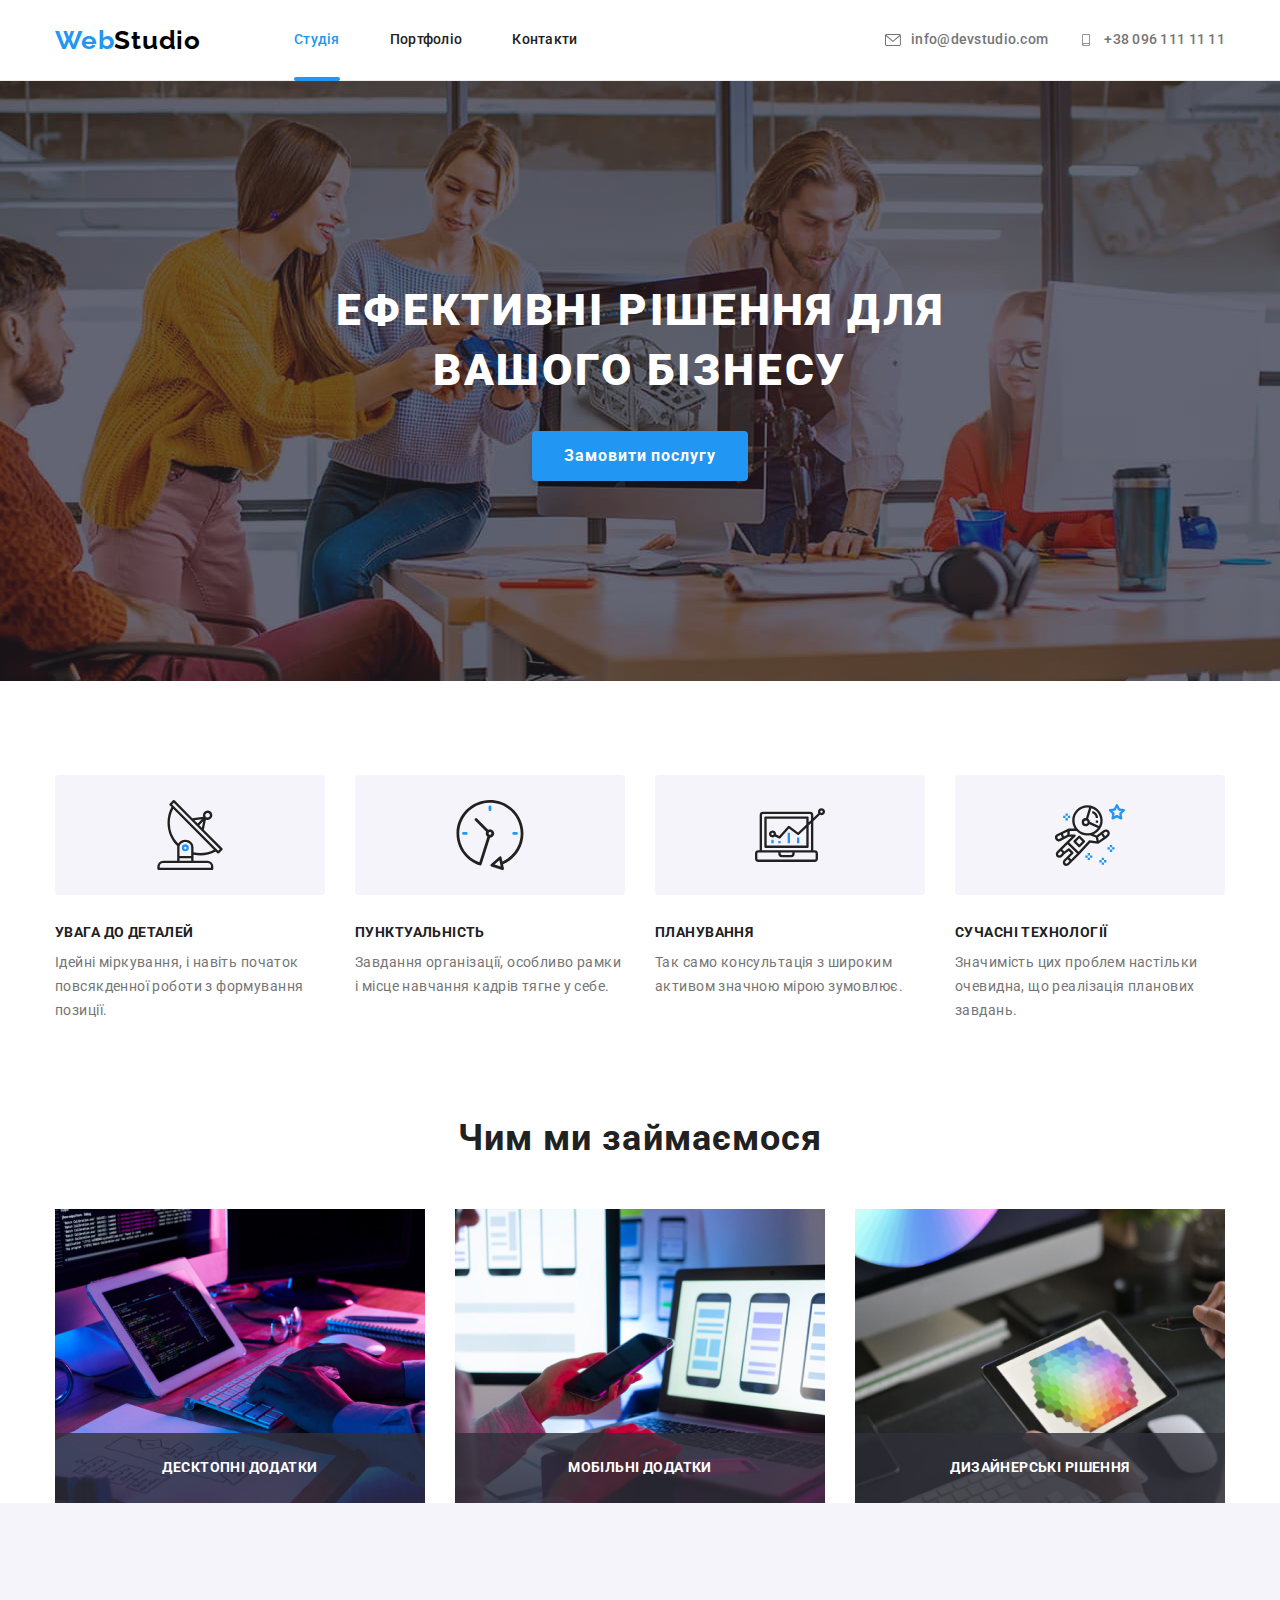
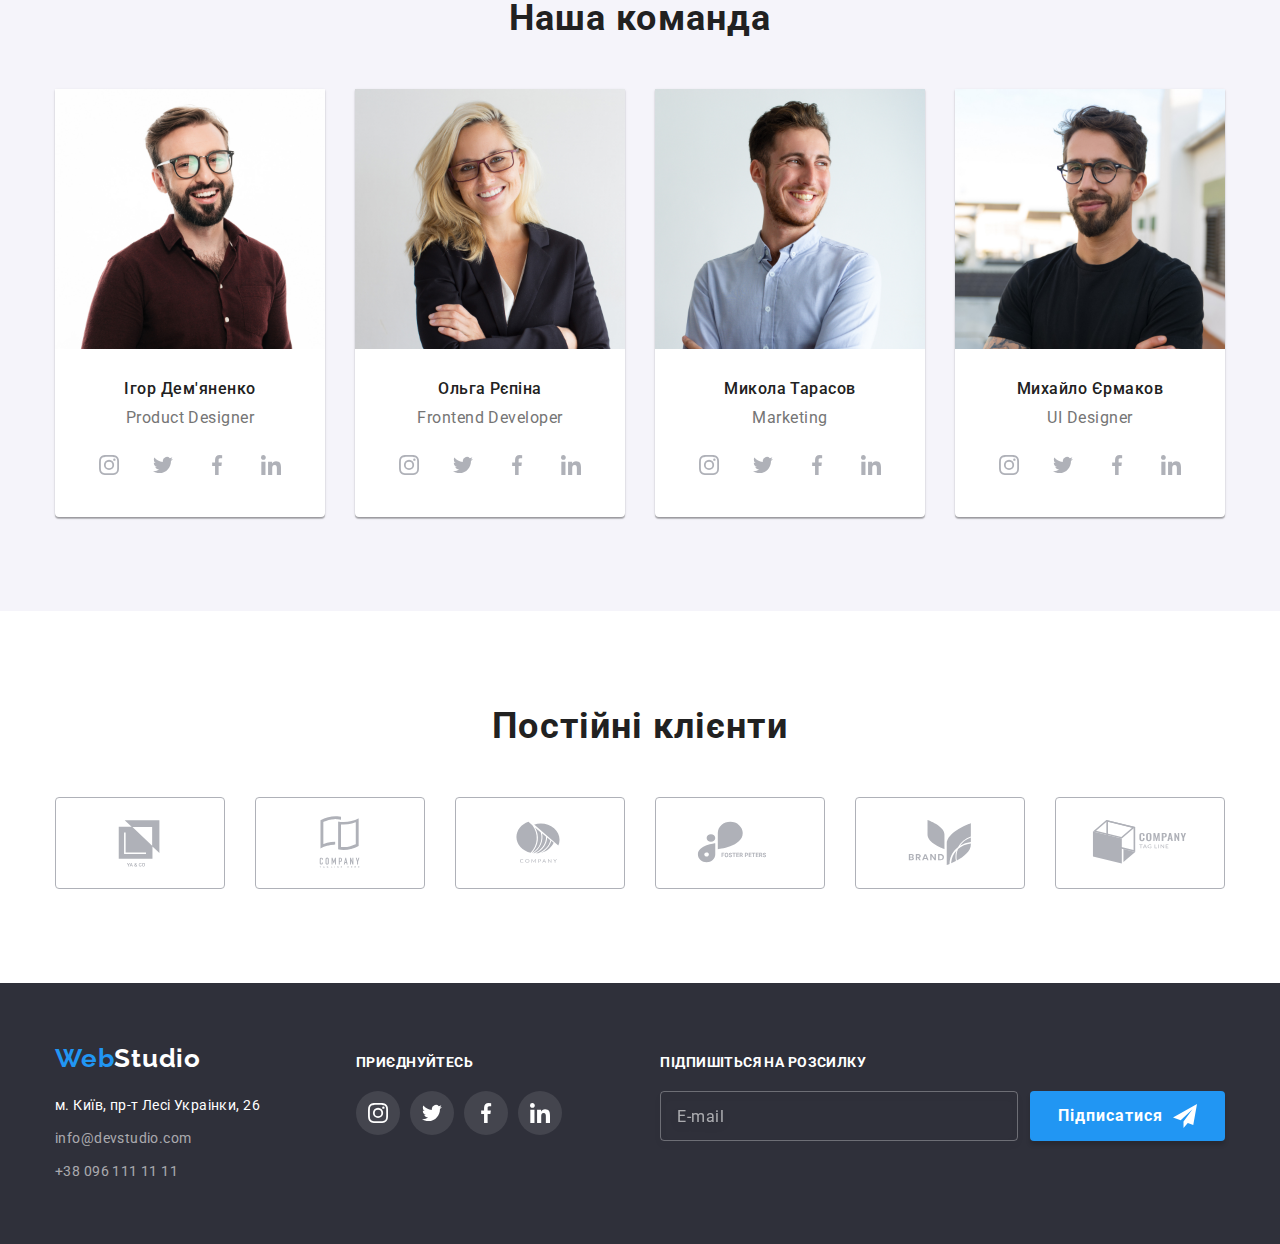
<file: index.html>
<!DOCTYPE html>
<html lang="uk">
  <head>
    <meta charset="UTF-8" />
    <meta http-equiv="X-UA-Compatible" content="IE=edge" />
    <meta name="viewport" content="width=device-width, initial-scale=1.0" />
    <link rel="preconnect" href="https://fonts.googleapis.com" />
    <link rel="preconnect" href="https://fonts.gstatic.com" crossorigin />
    <link
      href="https://fonts.googleapis.com/css2?family=Raleway:wght@700&family=Roboto:wght@400;500;700;900&display=swap"
      rel="stylesheet"
    />
    <link rel="stylesheet" href="./css/main.min.css" />
    <title>Студія</title>
  </head>
  <body>
    <header class="page-header">
      <div class="container page-header__container">
        <nav class="site-nav">
          <a href="./index.html" class="logo page-header__logo"
            ><span class="logo__hightlight">Web</span>Studio</a
          >

          <ul class="site-nav__list">
            <li class="site-nav__item">
              <a
                href="./index.html"
                class="site-nav__link site-nav__link--current"
                >Студія</a
              >
            </li>
            <li class="site-nav__item">
              <a href="./portfolio.html" class="site-nav__link">Портфоліо</a>
            </li>
            <li class="site-nav__item">
              <a href="" class="site-nav__link">Контакти</a>
            </li>
          </ul>
        </nav>

        <ul class="contact-list">
          <li class="contact-list__item">
            <a href="mailto:info@devstudio.com" class="contact-list__link">
              <svg class="contact-list__icon" width="16" height="12">
                <use href="./images/icons.svg#envelope"></use>
              </svg>
              info@devstudio.com</a
            >
          </li>
          <li class="contact-list__item">
            <a href="tel:+380961111111" class="contact-list__link">
              <svg class="contact-list__icon" width="16" height="12">
                <use href="./images/icons.svg#smartphone"></use>
              </svg>
              +38 096 111 11 11</a
            >
          </li>
        </ul>
      </div>
    </header>

    <main>
      <section class="hero">
        <div class="container">
          <h1 class="hero__title">
            Ефективні рішення для <br />
            вашого бізнесу
          </h1>
          <button class="btn hero__button" data-modal-open type="button">
            Замовити послугу
          </button>
        </div>
      </section>

      <section class="section">
        <div class="container">
          <!-- Сховається при роботі з CSS -->
          <h2 class="visually-hidden">Переваги</h2>

          <ul class="benefits-list">
            <li class="benefits-list__item">
              <div class="benefits-list__icon">
                <svg width="70" height="70">
                  <use href="./images/icons.svg#antenna"></use>
                </svg>
              </div>
              <h3 class="benefits-list__title">Увага до деталей</h3>
              <p class="benefits-list__description">
                Ідейні міркування, і навіть початок повсякденної роботи з
                формування позиції.
              </p>
            </li>
            <li class="benefits-list__item">
              <div class="benefits-list__icon">
                <svg width="70" height="70">
                  <use href="./images/icons.svg#clock"></use>
                </svg>
              </div>
              <h3 class="benefits-list__title">Пунктуальність</h3>
              <p class="benefits-list__description">
                Завдання організації, особливо рамки і місце навчання кадрів
                тягне у себе.
              </p>
            </li>
            <li class="benefits-list__item">
              <div class="benefits-list__icon">
                <svg width="70" height="70">
                  <use href="./images/icons.svg#diagram"></use>
                </svg>
              </div>
              <h3 class="benefits-list__title">Планування</h3>
              <p class="benefits-list__description">
                Так само консультація з широким активом значною мірою зумовлює.
              </p>
            </li>
            <li class="benefits-list__item">
              <div class="benefits-list__icon">
                <svg width="70" height="70">
                  <use href="./images/icons.svg#astronaut"></use>
                </svg>
              </div>
              <h3 class="benefits-list__title">Сучасні технології</h3>
              <p class="benefits-list__description">
                Значимість цих проблем настільки очевидна, що реалізація
                планових завдань.
              </p>
            </li>
          </ul>
        </div>
      </section>

      <section class="section section--no-top-padding">
        <div class="container">
          <h2 class="section__title">Чим ми займаємося</h2>
          <ul class="work-list">
            <li class="work-list__item">
              <img
                src="./images/box-1.jpg"
                alt="створення сайту"
                width="370"
                class="work-list__img"
              />
              <h3 class="work-list__title">Десктопні додатки</h3>
            </li>
            <li class="work-list__item">
              <img
                src="./images/box-2.jpg"
                alt="адаптація сайту"
                width="370"
                class="work-list__img"
              />
              <h3 class="work-list__title">Мобільні додатки</h3>
            </li>
            <li class="work-list__item">
              <img
                src="./images/box-3.jpg"
                alt="створення дизайну"
                width="370"
                class="work-list__img"
              />
              <h3 class="work-list__title">Дизайнерські рішення</h3>
            </li>
          </ul>
        </div>
      </section>

      <section class="section section--worker">
        <div class="container">
          <h2 class="section__title">Наша команда</h2>

          <ul class="worker-list">
            <li class="worker-list__item">
              <img
                src="./images/employee-1.jpg"
                alt="Ігор Дем'яненко"
                width="270"
                class="worker-list__img"
              />
              <div class="team-list__description">
                <h3 class="team-list__name">Ігор Дем'яненко</h3>
                <p class="team-list__profession">Product Designer</p>
                <ul class="icons-list">
                  <li class="icons-list__item">
                    <a
                      class="icons-list__link icons-list__link--primary"
                      href=""
                      aria-label="Instagram"
                    >
                      <span class="visually-hidden">Instagram</span>
                      <svg class="icons-list__icon" width="20" height="20">
                        <use href="./images/icons.svg#instagram"></use>
                      </svg>
                    </a>
                  </li>
                  <li class="icons-list__item">
                    <a
                      class="icons-list__link icons-list__link--primary"
                      href=""
                      aria-label="Twitter"
                    >
                      <span class="visually-hidden">Twitter</span>
                      <svg class="icons-list__icon" width="20" height="20">
                        <use href="./images/icons.svg#twitter"></use>
                      </svg>
                    </a>
                  </li>
                  <li class="icons-list__item">
                    <a
                      class="icons-list__link icons-list__link--primary"
                      href=""
                      aria-label="Facebook"
                    >
                      <span class="visually-hidden">Facebook</span>
                      <svg class="icons-list__icon" width="20" height="20">
                        <use href="./images/icons.svg#facebook"></use>
                      </svg>
                    </a>
                  </li>
                  <li class="icons-list__item">
                    <a
                      class="icons-list__link icons-list__link--primary"
                      href=""
                      aria-label="Linkedin"
                    >
                      <span class="visually-hidden">Linkedin</span>
                      <svg class="icons-list__icon" width="20" height="20">
                        <use href="./images/icons.svg#linkedin"></use>
                      </svg>
                    </a>
                  </li>
                </ul>
              </div>
            </li>

            <li class="worker-list__item">
              <img
                src="./images/employee-2.jpg"
                alt="Ольга Рєпіна"
                width="270"
                class="worker-list__img"
              />
              <div class="team-list__description">
                <h3 class="team-list__name">Ольга Рєпіна</h3>
                <p class="team-list__profession">Frontend Developer</p>
                <ul class="icons-list">
                  <li class="icons-list__item">
                    <a
                      class="icons-list__link icons-list__link--primary"
                      href=""
                      aria-label="Instagram"
                    >
                      <span class="visually-hidden">Instagram</span>
                      <svg class="icons-list__icon" width="20" height="20">
                        <use href="./images/icons.svg#instagram"></use>
                      </svg>
                    </a>
                  </li>
                  <li class="icons-list__item">
                    <a
                      class="icons-list__link icons-list__link--primary"
                      href=""
                      aria-label="Twitter"
                    >
                      <span class="visually-hidden">Twitter</span>
                      <svg class="icons-list__icon" width="20" height="20">
                        <use href="./images/icons.svg#twitter"></use>
                      </svg>
                    </a>
                  </li>
                  <li class="icons-list__item">
                    <a
                      class="icons-list__link icons-list__link--primary"
                      href=""
                      aria-label="Facebook"
                    >
                      <span class="visually-hidden">Facebook</span>
                      <svg class="icons-list__icon" width="20" height="20">
                        <use href="./images/icons.svg#facebook"></use>
                      </svg>
                    </a>
                  </li>
                  <li class="icons-list__item">
                    <a
                      class="icons-list__link icons-list__link--primary"
                      href=""
                      aria-label="Linkedin"
                    >
                      <span class="visually-hidden">Linkedin</span>
                      <svg class="icons-list__icon" width="20" height="20">
                        <use href="./images/icons.svg#linkedin"></use>
                      </svg>
                    </a>
                  </li>
                </ul>
              </div>
            </li>

            <li class="worker-list__item">
              <img
                src="./images/employee-3.jpg"
                alt="Микола Тарасов"
                width="270"
                class="worker-list__img"
              />
              <div class="team-list__description">
                <h3 class="team-list__name">Микола Тарасов</h3>
                <p class="team-list__profession">Marketing</p>
                <ul class="icons-list">
                  <li class="icons-list__item">
                    <a
                      class="icons-list__link icons-list__link--primary"
                      href=""
                      aria-label="Instagram"
                    >
                      <span class="visually-hidden">Instagram</span>
                      <svg class="icons-list__icon" width="20" height="20">
                        <use href="./images/icons.svg#instagram"></use>
                      </svg>
                    </a>
                  </li>
                  <li class="icons-list__item">
                    <a
                      class="icons-list__link icons-list__link--primary"
                      href=""
                      aria-label="Twitter"
                    >
                      <span class="visually-hidden">Twitter</span>
                      <svg class="icons-list__icon" width="20" height="20">
                        <use href="./images/icons.svg#twitter"></use>
                      </svg>
                    </a>
                  </li>
                  <li class="icons-list__item">
                    <a
                      class="icons-list__link icons-list__link--primary"
                      href=""
                      aria-label="Facebook"
                    >
                      <span class="visually-hidden">Facebook</span>
                      <svg class="icons-list__icon" width="20" height="20">
                        <use href="./images/icons.svg#facebook"></use>
                      </svg>
                    </a>
                  </li>
                  <li class="icons-list__item">
                    <a
                      class="icons-list__link icons-list__link--primary"
                      href=""
                      aria-label="Linkedin"
                    >
                      <span class="visually-hidden">Linkedin</span>
                      <svg class="icons-list__icon" width="20" height="20">
                        <use href="./images/icons.svg#linkedin"></use>
                      </svg>
                    </a>
                  </li>
                </ul>
              </div>
            </li>

            <li class="worker-list__item">
              <img
                src="./images/employee-4.jpg"
                alt="Михайло Єрмаков"
                width="270"
                class="worker-list__img"
              />
              <div class="team-list__description">
                <h3 class="team-list__name">Михайло Єрмаков</h3>
                <p class="team-list__profession">UI Designer</p>
                <ul class="icons-list">
                  <li class="icons-list__item">
                    <a
                      class="icons-list__link icons-list__link--primary"
                      href=""
                      aria-label="Instagram"
                    >
                      <span class="visually-hidden">Instagram</span>
                      <svg class="icons-list__icon" width="20" height="20">
                        <use href="./images/icons.svg#instagram"></use>
                      </svg>
                    </a>
                  </li>
                  <li class="icons-list__item">
                    <a
                      class="icons-list__link icons-list__link--primary"
                      href=""
                      aria-label="Twitter"
                    >
                      <span class="visually-hidden">Twitter</span>
                      <svg class="icons-list__icon" width="20" height="20">
                        <use href="./images/icons.svg#twitter"></use>
                      </svg>
                    </a>
                  </li>
                  <li class="icons-list__item">
                    <a
                      class="icons-list__link icons-list__link--primary"
                      href=""
                      aria-label="Facebook"
                    >
                      <span class="visually-hidden">Facebook</span>
                      <svg class="icons-list__icon" width="20" height="20">
                        <use href="./images/icons.svg#facebook"></use>
                      </svg>
                    </a>
                  </li>
                  <li class="icons-list__item">
                    <a
                      class="icons-list__link icons-list__link--primary"
                      href=""
                      aria-label="Linkedin"
                    >
                      <span class="visually-hidden">Linkedin</span>
                      <svg class="icons-list__icon" width="20" height="20">
                        <use href="./images/icons.svg#linkedin"></use>
                      </svg>
                    </a>
                  </li>
                </ul>
              </div>
            </li>
          </ul>
        </div>
      </section>

      <section class="section">
        <div class="container">
          <h2 class="section__title">Постійні клієнти</h2>

          <ul class="clients-list">
            <li>
              <a class="clients-list__link" href="" aria-label="YA & GO">
                <span class="visually-hidden">YA & GO</span>
                <svg class="clients-list__icon" width="106" height="60">
                  <use href="./images/icons.svg#client-1"></use>
                </svg>
              </a>
            </li>
            <li>
              <a
                class="clients-list__link"
                href=""
                aria-label="Company Tagline Here"
              >
                <span class="visually-hidden">Company Tagline Here</span>
                <svg class="clients-list__icon" width="106" height="60">
                  <use href="./images/icons.svg#client-2"></use>
                </svg>
              </a>
            </li>
            <li>
              <a class="clients-list__link" href="" aria-label="Company">
                <span class="visually-hidden">Company</span>
                <svg class="clients-list__icon" width="106" height="60">
                  <use href="./images/icons.svg#client-3"></use>
                </svg>
              </a>
            </li>
            <li>
              <a class="clients-list__link" href="" aria-label="Foster Peters">
                <span class="visually-hidden">Foster Peters</span>
                <svg class="clients-list__icon" width="106" height="60">
                  <use href="./images/icons.svg#client-4"></use>
                </svg>
              </a>
            </li>
            <li>
              <a class="clients-list__link" href="" aria-label="Brand">
                <span class="visually-hidden">Brand</span>
                <svg class="clients-list__icon" width="106" height="60">
                  <use href="./images/icons.svg#client-5"></use>
                </svg>
              </a>
            </li>
            <li>
              <a
                class="clients-list__link"
                href=""
                aria-label="Company Tag Line"
              >
                <span class="visually-hidden">Company Tag Line</span>
                <svg class="clients-list__icon" width="106" height="60">
                  <use href="./images/icons.svg#client-6"></use>
                </svg>
              </a>
            </li>
          </ul>
        </div>
      </section>
    </main>

    <footer class="page-footer">
      <div class="container page-footer__container">
        <div class="page-footer__address">
          <a href="./index.html" class="logo page-footer__logo"
            ><span class="logo__hightlight">Web</span>Studio</a
          >
          <address>
            <ul class="address-list">
              <li class="address-list__item">
                <a
                  href="https://goo.gl/maps/CPtrU1FHBa2aNyZL9"
                  target="_blank"
                  rel="noopener noreferrer nofollow"
                  class="address-list__link"
                  >м. Київ, пр-т Лесі Украінки, 26</a
                >
              </li>
              <li class="address-list__item">
                <a
                  href="mailto:info@devstudio.com"
                  class="address-list__contact"
                  >info@devstudio.com</a
                >
              </li>
              <li class="address-list__item">
                <a href="tel:+380961111111" class="address-list__contact"
                  >+38 096 111 11 11</a
                >
              </li>
            </ul>
          </address>
        </div>

        <div class="page-footer__social">
          <h2 class="social__title">Приєднуйтесь</h2>
          <ul class="icons-list">
            <li class="icons-list__item">
              <a
                class="icons-list__link icons-list__link--secondary"
                href=""
                aria-label="Instagram"
              >
                <span class="visually-hidden">Instagram</span>
                <svg class="icons-list__icon" width="20" height="20">
                  <use href="./images/icons.svg#instagram"></use>
                </svg>
              </a>
            </li>
            <li class="icons-list__item">
              <a
                class="icons-list__link icons-list__link--secondary"
                href=""
                aria-label="Twitter"
              >
                <span class="visually-hidden">Twitter</span>
                <svg class="icons-list__icon" width="20" height="20">
                  <use href="./images/icons.svg#twitter"></use>
                </svg>
              </a>
            </li>
            <li class="icons-list__item">
              <a
                class="icons-list__link icons-list__link--secondary"
                href=""
                aria-label="Facebook"
              >
                <span class="visually-hidden">Facebook</span>
                <svg class="icons-list__icon" width="20" height="20">
                  <use href="./images/icons.svg#facebook"></use>
                </svg>
              </a>
            </li>
            <li class="icons-list__item">
              <a
                class="icons-list__link icons-list__link--secondary"
                href=""
                aria-label="Linkedin"
              >
                <span class="visually-hidden">Linkedin</span>
                <svg class="icons-list__icon" width="20" height="20">
                  <use href="./images/icons.svg#linkedin"></use>
                </svg>
              </a>
            </li>
          </ul>
        </div>

        <div class="page-footer__form-container">
          <p class="page-footer__call-to-action">Підпишіться на розсилку</p>

          <form class="footer-form" autocomplete="off">
            <label class="footer-form__label">
              <input
                class="footer-form__input"
                type="email"
                name="email"
                placeholder="E-mail"
              />
            </label>

            <button class="btn footer-form__btn" type="submit">
              Підписатися
              <svg class="btn__icon" width="24" height="24">
                <use href="./images/icons.svg#plane"></use>
              </svg>
            </button>
          </form>
        </div>
      </div>
    </footer>

    <!-- Modal window -->
    <div class="backdrop backdrop--is-hidden" data-modal>
      <div class="modal">
        <button class="modal__close-btn" data-modal-close type="button">
          &#10006;
        </button>

        <form class="modal-form">
          <strong class="modal-form__title"
            >Залиште свої дані, ми вам передзвонимо</strong
          >

          <div class="modal-form__field">
            <label class="modal-form__label" for="name">Ім'я</label>
            <input
              class="modal-form__input"
              type="text"
              name="name"
              id="name"
            />
            <svg class="modal-form__icon" width="18" height="18">
              <use href="./images/icons.svg#person"></use>
            </svg>
          </div>

          <div class="modal-form__field">
            <label class="modal-form__label" for="tel">Телефон</label>
            <input class="modal-form__input" type="tel" name="tel" id="tel" />
            <svg class="modal-form__icon" width="18" height="18">
              <use href="./images/icons.svg#phone"></use>
            </svg>
          </div>

          <div class="modal-form__field">
            <label class="modal-form__label" for="email">Пошта</label>
            <input
              class="modal-form__input"
              type="email"
              name="email"
              id="email"
            />
            <svg class="modal-form__icon" width="18" height="18">
              <use href="./images/icons.svg#email"></use>
            </svg>
          </div>

          <label class="modal-form__label" for="comment">Коментар</label>
          <textarea
            class="modal-form__comment"
            name="comment"
            id="comment"
            placeholder="Введіть текст"
          ></textarea>

          <label class="modal-form__label-policy">
            <input class="modal-form__checkbox" type="checkbox" name="policy" />
            <svg class="modal-form__icon-check" width="16" height="15">
              <use href="./images/icons.svg#checked"></use>
            </svg>
            <span class="modal-form__policy"
              >Погоджуюся з розсилкою та приймаю
              <a class="modal-form__policy-link" href="#"
                >Умови договору</a
              ></span
            >
          </label>

          <button class="btn modal-form__btn" type="submit">Відправити</button>
        </form>
      </div>
    </div>

    <script src="./js/modal.js"></script>
    <script>
      const { height: headerHeight } = document
        .querySelector(".page-header")
        .getBoundingClientRect();
      document.body.style.paddingTop = `${headerHeight}px`;
    </script>
  </body>
</html>
</file>
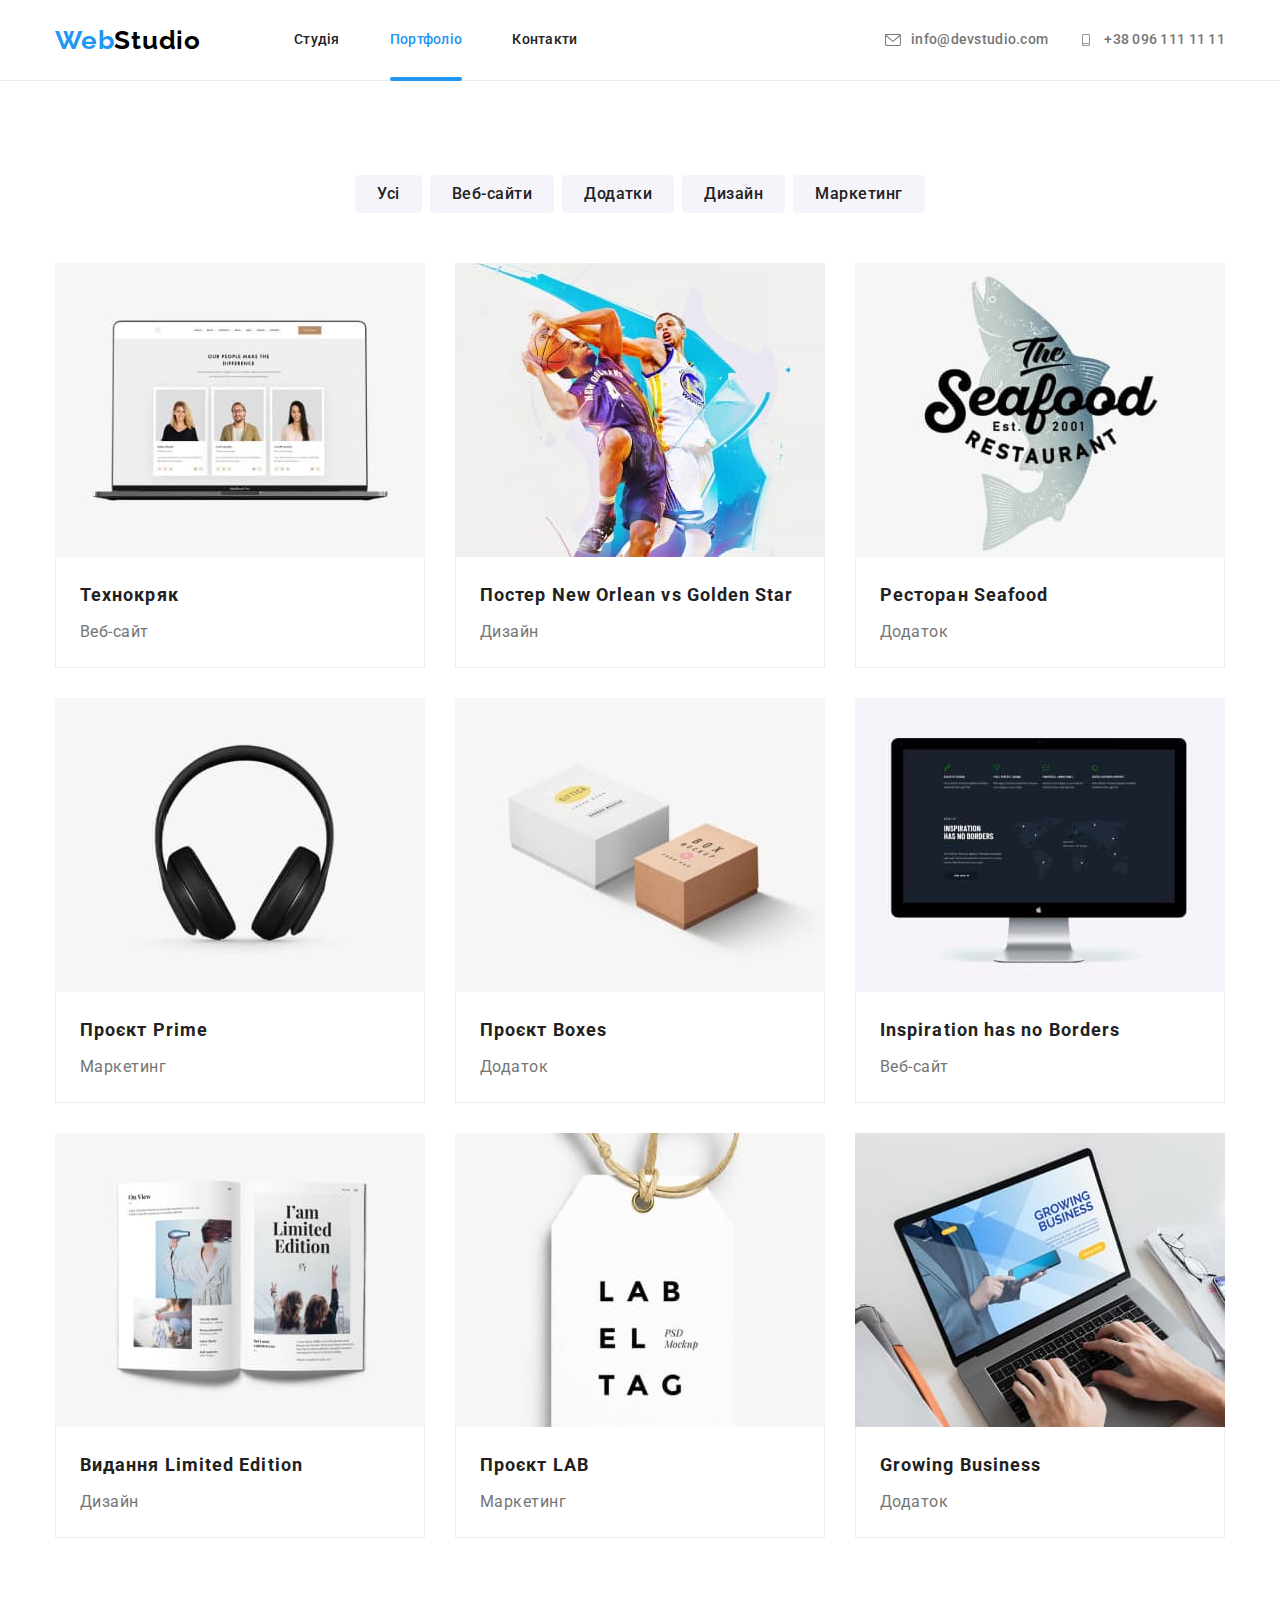
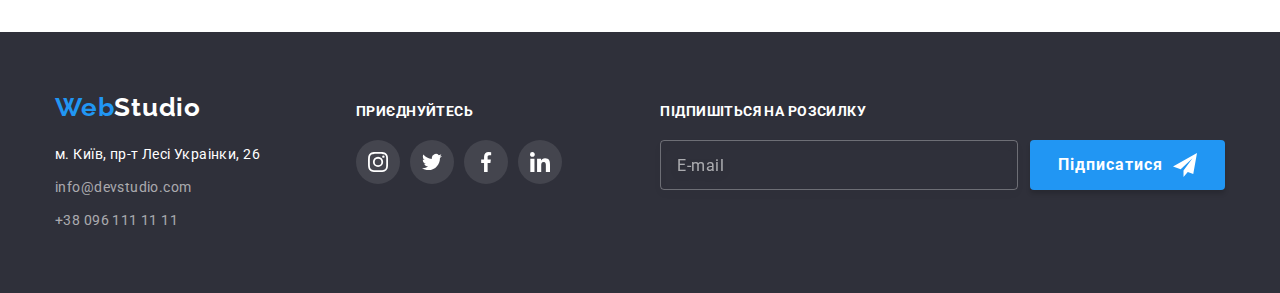
<file: portfolio.html>
<!DOCTYPE html>
<html lang="uk">
  <head>
    <meta charset="UTF-8" />
    <meta http-equiv="X-UA-Compatible" content="IE=edge" />
    <meta name="viewport" content="width=device-width, initial-scale=1.0" />
    <link rel="preconnect" href="https://fonts.googleapis.com" />
    <link rel="preconnect" href="https://fonts.gstatic.com" crossorigin />
    <link
      href="https://fonts.googleapis.com/css2?family=Raleway:wght@700&family=Roboto:wght@400;500;700;900&display=swap"
      rel="stylesheet"
    />
    <link
      rel="stylesheet"
      href="https://cdnjs.cloudflare.com/ajax/libs/modern-normalize/1.1.0/modern-normalize.min.css"
    />
    <link rel="stylesheet" href="./css/main.min.css" />
    <title>Портфоліо</title>
  </head>
  <body>
    <header class="page-header">
      <div class="container page-header__container">
        <nav class="site-nav">
          <a href="./index.html" class="logo page-header__logo"
            ><span class="logo__hightlight">Web</span>Studio</a
          >

          <ul class="site-nav__list">
            <li class="site-nav__item">
              <a href="./index.html" class="site-nav__link">Студія</a>
            </li>
            <li class="site-nav__item">
              <a
                href="./portfolio.html"
                class="site-nav__link site-nav__link--current"
                >Портфоліо</a
              >
            </li>
            <li class="site-nav__item">
              <a href="" class="site-nav__link">Контакти</a>
            </li>
          </ul>
        </nav>

        <ul class="contact-list">
          <li class="contact-list__item">
            <a href="mailto:info@devstudio.com" class="contact-list__link">
              <svg class="contact-list__icon" width="16" height="12">
                <use href="./images/icons.svg#envelope"></use>
              </svg>
              info@devstudio.com</a
            >
          </li>
          <li class="contact-list__item">
            <a href="tel:+380961111111" class="contact-list__link">
              <svg class="contact-list__icon" width="16" height="12">
                <use href="./images/icons.svg#smartphone"></use>
              </svg>
              +38 096 111 11 11</a
            >
          </li>
        </ul>
      </div>
    </header>

    <main>
      <section class="section">
        <div class="container">
          <!-- Сховається при роботі з CSS -->
          <h1 class="visually-hidden">Портфоліо</h1>
          <ul class="filter-list">
            <li class="filter-list__item">
              <button class="filter-list__button" type="button">Усі</button>
            </li>
            <li class="filter-list__item">
              <button class="filter-list__button" type="button">
                Веб-сайти
              </button>
            </li>
            <li class="filter-list__item">
              <button class="filter-list__button" type="button">Додатки</button>
            </li>
            <li class="filter-list__item">
              <button class="filter-list__button" type="button">Дизайн</button>
            </li>
            <li class="filter-list__item">
              <button class="filter-list__button" type="button">
                Маркетинг
              </button>
            </li>
          </ul>

          <ul class="projects-list">
            <li class="projects-list__item">
              <a class="projects-list__link" href="#">
                <div class="project-thumb">
                  <img
                    class="project-thumb__icon"
                    src="./images/img-1.jpg"
                    alt="Веб-сайт"
                    width="370"
                  />
                  <div class="project-overlay">
                    <p class="project-overlay__descr">
                      Ресурс пропонує комплексні пропозиції з різним рівнем
                      функціоналу та сервісів. Все це дозволить відвідувачу
                      отримати вичерпні відомості про компанію чи приватну
                      особу.
                    </p>
                  </div>
                </div>
                <div class="projects-list__box">
                  <h2 class="projects-list__title">Технокряк</h2>
                  <p class="projects-list__descr">Веб-сайт</p>
                </div>
              </a>
            </li>

            <li class="projects-list__item">
              <a class="projects-list__link" href="#">
                <div class="project-thumb">
                  <img
                    class="project-thumb__icon"
                    src="./images/img-2.jpg"
                    alt="Постер"
                    width="370"
                  />
                  <div class="project-overlay">
                    <p class="project-overlay__descr">
                      Ресурс пропонує комплексні пропозиції з різним рівнем
                      функціоналу та сервісів. Все це дозволить відвідувачу
                      отримати вичерпні відомості про компанію чи приватну
                      особу.
                    </p>
                  </div>
                </div>
                <div class="projects-list__box">
                  <h2 class="projects-list__title">
                    Постер New Orlean vs Golden Star
                  </h2>
                  <p class="projects-list__descr">Дизайн</p>
                </div>
              </a>
            </li>

            <li class="projects-list__item">
              <a class="projects-list__link" href="#">
                <div class="project-thumb">
                  <img
                    class="project-thumb__icon"
                    src="./images/img-3.jpg"
                    alt="Логотип додатку"
                    width="370"
                  />
                  <div class="project-overlay">
                    <p class="project-overlay__descr">
                      Ресурс пропонує комплексні пропозиції з різним рівнем
                      функціоналу та сервісів. Все це дозволить відвідувачу
                      отримати вичерпні відомості про компанію чи приватну
                      особу.
                    </p>
                  </div>
                </div>
                <div class="projects-list__box">
                  <h2 class="projects-list__title">Ресторан Seafood</h2>
                  <p class="projects-list__descr">Додаток</p>
                </div>
              </a>
            </li>

            <li class="projects-list__item">
              <a class="projects-list__link" href="#">
                <div class="project-thumb">
                  <img
                    class="project-thumb__icon"
                    src="./images/img-4.jpg"
                    alt="Навушники"
                    width="370"
                  />
                  <div class="project-overlay">
                    <p class="project-overlay__descr">
                      Ресурс пропонує комплексні пропозиції з різним рівнем
                      функціоналу та сервісів. Все це дозволить відвідувачу
                      отримати вичерпні відомості про компанію чи приватну
                      особу.
                    </p>
                  </div>
                </div>
                <div class="projects-list__box">
                  <h2 class="projects-list__title">Проєкт Prime</h2>
                  <p class="projects-list__descr">Маркетинг</p>
                </div>
              </a>
            </li>

            <li class="projects-list__item">
              <a class="projects-list__link" href="#">
                <div class="project-thumb">
                  <img
                    class="project-thumb__icon"
                    src="./images/img-5.jpg"
                    alt="Дві коробочки"
                    width="370"
                  />
                  <div class="project-overlay">
                    <p class="project-overlay__descr">
                      Ресурс пропонує комплексні пропозиції з різним рівнем
                      функціоналу та сервісів. Все це дозволить відвідувачу
                      отримати вичерпні відомості про компанію чи приватну
                      особу.
                    </p>
                  </div>
                </div>
                <div class="projects-list__box">
                  <h2 class="projects-list__title">Проєкт Boxes</h2>
                  <p class="projects-list__descr">Додаток</p>
                </div>
              </a>
            </li>

            <li class="projects-list__item">
              <a class="projects-list__link" href="#">
                <div class="project-thumb">
                  <img
                    class="project-thumb__icon"
                    src="./images/img-6.jpg"
                    alt="Веб-сайт"
                    width="370"
                  />
                  <div class="project-overlay">
                    <p class="project-overlay__descr">
                      Ресурс пропонує комплексні пропозиції з різним рівнем
                      функціоналу та сервісів. Все це дозволить відвідувачу
                      отримати вичерпні відомості про компанію чи приватну
                      особу.
                    </p>
                  </div>
                </div>
                <div class="projects-list__box">
                  <h2 class="projects-list__title">
                    Inspiration has no Borders
                  </h2>
                  <p class="projects-list__descr">Веб-сайт</p>
                </div>
              </a>
            </li>

            <li class="projects-list__item">
              <a class="projects-list__link" href="#">
                <div class="project-thumb">
                  <img
                    class="project-thumb__icon"
                    src="./images/img-7.jpg"
                    alt="Книга"
                    width="370"
                  />
                  <div class="project-overlay">
                    <p class="project-overlay__descr">
                      Ресурс пропонує комплексні пропозиції з різним рівнем
                      функціоналу та сервісів. Все це дозволить відвідувачу
                      отримати вичерпні відомості про компанію чи приватну
                      особу.
                    </p>
                  </div>
                </div>
                <div class="projects-list__box">
                  <h2 class="projects-list__title">Видання Limited Edition</h2>
                  <p class="projects-list__descr">Дизайн</p>
                </div>
              </a>
            </li>

            <li class="projects-list__item">
              <a class="projects-list__link" href="#">
                <div class="project-thumb">
                  <img
                    class="project-thumb__icon"
                    src="./images/img-8.jpg"
                    alt="Логотип проекту"
                    width="370"
                  />
                  <div class="project-overlay">
                    <p class="project-overlay__descr">
                      Ресурс пропонує комплексні пропозиції з різним рівнем
                      функціоналу та сервісів. Все це дозволить відвідувачу
                      отримати вичерпні відомості про компанію чи приватну
                      особу.
                    </p>
                  </div>
                </div>
                <div class="projects-list__box">
                  <h2 class="projects-list__title">Проєкт LAB</h2>
                  <p class="projects-list__descr">Маркетинг</p>
                </div>
              </a>
            </li>

            <li class="projects-list__item">
              <a class="projects-list__link" href="#">
                <div class="project-thumb">
                  <img
                    class="project-thumb__icon"
                    src="./images/img-9.jpg"
                    alt="Додаток"
                    width="370"
                  />
                  <div class="project-overlay">
                    <p class="project-overlay__descr">
                      Ресурс пропонує комплексні пропозиції з різним рівнем
                      функціоналу та сервісів. Все це дозволить відвідувачу
                      отримати вичерпні відомості про компанію чи приватну
                      особу.
                    </p>
                  </div>
                </div>
                <div class="projects-list__box">
                  <h2 class="projects-list__title">Growing Business</h2>
                  <p class="projects-list__descr">Додаток</p>
                </div>
              </a>
            </li>
          </ul>
        </div>
      </section>
    </main>

    <footer class="page-footer">
      <div class="container page-footer__container">
        <div class="page-footer__address">
          <a href="./index.html" class="logo page-footer__logo"
            ><span class="logo__hightlight">Web</span>Studio</a
          >
          <address>
            <ul class="address-list">
              <li class="address-list__item">
                <a
                  href="https://goo.gl/maps/CPtrU1FHBa2aNyZL9"
                  target="_blank"
                  rel="noopener noreferrer nofollow"
                  class="address-list__link"
                  >м. Київ, пр-т Лесі Украінки, 26</a
                >
              </li>
              <li class="address-list__item">
                <a
                  href="mailto:info@devstudio.com"
                  class="address-list__contact"
                  >info@devstudio.com</a
                >
              </li>
              <li class="address-list__item">
                <a href="tel:+380961111111" class="address-list__contact"
                  >+38 096 111 11 11</a
                >
              </li>
            </ul>
          </address>
        </div>

        <div class="page-footer__social">
          <h2 class="social__title">Приєднуйтесь</h2>
          <ul class="icons-list">
            <li class="icons-list__item">
              <a
                class="icons-list__link icons-list__link--secondary"
                href=""
                aria-label="Instagram"
              >
                <span class="visually-hidden">Instagram</span>
                <svg class="icons-list__icon" width="20" height="20">
                  <use href="./images/icons.svg#instagram"></use>
                </svg>
              </a>
            </li>
            <li class="icons-list__item">
              <a
                class="icons-list__link icons-list__link--secondary"
                href=""
                aria-label="Twitter"
              >
                <span class="visually-hidden">Twitter</span>
                <svg class="icons-list__icon" width="20" height="20">
                  <use href="./images/icons.svg#twitter"></use>
                </svg>
              </a>
            </li>
            <li class="icons-list__item">
              <a
                class="icons-list__link icons-list__link--secondary"
                href=""
                aria-label="Facebook"
              >
                <span class="visually-hidden">Facebook</span>
                <svg class="icons-list__icon" width="20" height="20">
                  <use href="./images/icons.svg#facebook"></use>
                </svg>
              </a>
            </li>
            <li class="icons-list__item">
              <a
                class="icons-list__link icons-list__link--secondary"
                href=""
                aria-label="Linkedin"
              >
                <span class="visually-hidden">Linkedin</span>
                <svg class="icons-list__icon" width="20" height="20">
                  <use href="./images/icons.svg#linkedin"></use>
                </svg>
              </a>
            </li>
          </ul>
        </div>

        <div class="page-footer__form-container">
          <p class="page-footer__call-to-action">Підпишіться на розсилку</p>

          <form class="footer-form" autocomplete="off">
            <label class="footer-form__label">
              <input
                class="footer-form__input"
                type="email"
                name="email"
                placeholder="E-mail"
              />
            </label>

            <button class="btn footer-form__btn" type="submit">
              Підписатися
              <svg class="btn__icon" width="24" height="24">
                <use href="./images/icons.svg#plane"></use>
              </svg>
            </button>
          </form>
        </div>
      </div>
    </footer>

    <script>
      const { height: headerHeight } = document
        .querySelector(".page-header")
        .getBoundingClientRect();
      document.body.style.paddingTop = `${headerHeight}px`;
    </script>
  </body>
</html>
</file>
<file: css/main.min.css>
.projects-list,.filter-list,.address-list,.clients-list,.icons-list,.worker-list,.work-list,.benefits-list,.contact-list,.site-nav__list{padding:0;margin:0;list-style:none}/*! modern-normalize v1.1.0 | MIT License | https://github.com/sindresorhus/modern-normalize */*,::before,::after{-webkit-box-sizing:border-box;box-sizing:border-box}html{line-height:1.15;-webkit-text-size-adjust:100%;-moz-tab-size:4;-o-tab-size:4;tab-size:4}body{margin:0;font-family:system-ui,-apple-system,"Segoe UI",Roboto,Helvetica,Arial,sans-serif,"Apple Color Emoji","Segoe UI Emoji"}hr{height:0;color:inherit}abbr[title]{-webkit-text-decoration:underline dotted;text-decoration:underline dotted}b,strong{font-weight:bolder}code,kbd,samp,pre{font-family:ui-monospace,SFMono-Regular,Consolas,"Liberation Mono",Menlo,monospace;font-size:1em}small{font-size:80%}sub,sup{font-size:75%;line-height:0;position:relative;vertical-align:baseline}sub{bottom:-0.25em}sup{top:-0.5em}table{text-indent:0;border-color:inherit}button,input,optgroup,select,textarea{font-family:inherit;font-size:100%;line-height:1.15;margin:0}button,select{text-transform:none}button,[type=button],[type=reset],[type=submit]{-webkit-appearance:button}::-moz-focus-inner{border-style:none;padding:0}:-moz-focusring{outline:1px dotted ButtonText}:-moz-ui-invalid{box-shadow:none}legend{padding:0}progress{vertical-align:baseline}::-webkit-inner-spin-button,::-webkit-outer-spin-button{height:auto}[type=search]{-webkit-appearance:textfield;outline-offset:-2px}::-webkit-search-decoration{-webkit-appearance:none}::-webkit-file-upload-button{-webkit-appearance:button;font:inherit}summary{display:list-item}body{font-family:"Roboto",sans-serif;font-size:14px;line-height:1.71;letter-spacing:.03em;color:#212121;background-color:#fff}.container{width:1200px;margin:0 auto;padding:0 15px}.section{padding-top:94px;padding-bottom:94px}.section--no-top-padding{padding-top:0;padding-bottom:0}.section__title{margin-top:0;margin-bottom:50px;font-size:36px;line-height:1.17;letter-spacing:.03em;text-align:center}.visually-hidden{position:absolute;white-space:nowrap;width:1px;height:1px;overflow:hidden;border:0;padding:0;clip:rect(0 0 0 0);-webkit-clip-path:inset(50%);clip-path:inset(50%);margin:-1px}.page-header{position:fixed;z-index:1;top:0;width:100%;border-bottom:1px solid #ececec;background-color:#fff}.page-header__container{display:-webkit-box;display:-ms-flexbox;display:flex;-webkit-box-align:center;-ms-flex-align:center;align-items:center;height:100%}.site-nav{display:-webkit-box;display:-ms-flexbox;display:flex;-webkit-box-align:center;-ms-flex-align:center;align-items:center}.site-nav__list{display:-webkit-box;display:-ms-flexbox;display:flex;margin-left:93px}.site-nav__item:not(:last-child){margin-right:50px}.site-nav__link{position:relative;display:block;color:#212121}.site-nav__link--current{color:#2196f3}.site-nav__link--current::after{position:absolute;bottom:-1px;left:0;display:block;content:"";height:4px;width:100%;background-color:#2196f3;border-radius:2px}.contact-list{display:-webkit-box;display:-ms-flexbox;display:flex;margin-left:auto}.contact-list__item:not(:last-child){margin-right:30px}.contact-list__link{display:-webkit-box;display:-ms-flexbox;display:flex;-webkit-box-align:center;-ms-flex-align:center;align-items:center;color:#757575}.contact-list__icon{margin-right:10px;fill:currentColor}.site-nav__link,.contact-list__link{padding-top:32px;padding-bottom:32px;font-weight:500;line-height:1.14;letter-spacing:.02em;text-decoration:none;-webkit-transition:color 250ms cubic-bezier(0.4, 0, 0.2, 1);transition:color 250ms cubic-bezier(0.4, 0, 0.2, 1)}.site-nav__link:hover,.site-nav__link:focus,.contact-list__link:hover,.contact-list__link:focus{color:#2196f3}.logo{font-family:"Raleway",sans-serif;font-weight:700;font-size:26px;line-height:1.19;letter-spacing:.03em;text-decoration:none}.page-header__logo{color:#000}.page-footer__logo{display:inline-block;margin-bottom:20px;color:#fff}.logo__hightlight{color:#2196f3}.hero{margin:0 auto;padding-top:200px;padding-bottom:200px;height:600px;max-width:1600px;background-color:#c4c4c4;background-image:-webkit-gradient(linear, left top, left bottom, from(rgba(47, 48, 58, 0.4)), to(rgba(47, 48, 58, 0.4))),url("../images/hero.jpg");background-image:linear-gradient(rgba(47, 48, 58, 0.4), rgba(47, 48, 58, 0.4)),url("../images/hero.jpg");background-size:cover;background-position:center;background-repeat:no-repeat}.hero__title{margin-top:0;margin-bottom:30px;font-weight:900;font-size:44px;line-height:1.36;text-align:center;letter-spacing:.06em;text-transform:uppercase;color:#fff}.btn{font-weight:700;font-size:16px;line-height:1.88;letter-spacing:.06em;color:#fff;background-color:#2196f3;border:none;border-radius:4px;-webkit-box-shadow:0px 4px 4px rgba(0,0,0,.15);box-shadow:0px 4px 4px rgba(0,0,0,.15);-webkit-transition:background-color 250ms cubic-bezier(0.4, 0, 0.2, 1);transition:background-color 250ms cubic-bezier(0.4, 0, 0.2, 1)}.btn:hover{cursor:pointer}.btn:hover,.btn:focus{background-color:#188ce8}.hero__button{display:block;margin:0 auto;padding:10px 32px}.footer-form__btn{display:-webkit-box;display:-ms-flexbox;display:flex;-webkit-box-align:center;-ms-flex-align:center;align-items:center;padding:10px 28px}.btn__icon{margin-left:10px}.modal-form__btn{display:block;margin:0 auto;padding:10px 52px}.benefits-list{display:-webkit-box;display:-ms-flexbox;display:flex}.benefits-list__item{width:calc((100% - 90px)/4)}.benefits-list__item:not(:last-child){margin-right:30px}.benefits-list__icon{display:-webkit-box;display:-ms-flexbox;display:flex;-webkit-box-pack:center;-ms-flex-pack:center;justify-content:center;-webkit-box-align:center;-ms-flex-align:center;align-items:center;margin-bottom:30px;height:120px;width:270px;background-color:#f5f4fa;border-radius:4px}.benefits-list__title{margin-top:0;margin-bottom:10px;font-size:14px;line-height:1.14;letter-spacing:.03em;text-transform:uppercase}.benefits-list__description{margin-top:0;margin-bottom:0;color:#757575}.work-list{display:-webkit-box;display:-ms-flexbox;display:flex;-webkit-box-pack:justify;-ms-flex-pack:justify;justify-content:space-between}.work-list__item{position:relative}.work-list__img{display:block}.work-list__title{position:absolute;bottom:0;left:0;margin-top:0;margin-bottom:0;padding:27px 0;width:100%;font-size:14px;line-height:1.14;text-align:center;letter-spacing:.03em;text-transform:uppercase;color:#fff;background-color:rgba(47,48,58,.8)}.section--worker{background-color:#f5f4fa}.worker-list{display:-webkit-box;display:-ms-flexbox;display:flex;-webkit-box-pack:justify;-ms-flex-pack:justify;justify-content:space-between}.worker-list__item{background-color:#fff;border-radius:0px 0px 4px 4px;-webkit-box-shadow:0px 1px 3px rgba(0,0,0,.12),0px 1px 1px rgba(0,0,0,.14),0px 2px 1px rgba(0,0,0,.2);box-shadow:0px 1px 3px rgba(0,0,0,.12),0px 1px 1px rgba(0,0,0,.14),0px 2px 1px rgba(0,0,0,.2)}.worker-list__img{display:block}.team-list__description{padding:30px 32px}.team-list__name,.team-list__profession{font-size:16px;line-height:1.19;letter-spacing:.03em;text-align:center}.team-list__name{margin-top:0;margin-bottom:10px;font-weight:500}.team-list__profession{margin-top:0;margin-bottom:16px;color:#757575}.icons-list{display:-webkit-box;display:-ms-flexbox;display:flex}.icons-list__item:not(:last-child){margin-right:10px}.icons-list__link{display:-webkit-box;display:-ms-flexbox;display:flex;-webkit-box-align:center;-ms-flex-align:center;align-items:center;-webkit-box-pack:center;-ms-flex-pack:center;justify-content:center;width:44px;height:44px;border-radius:50%}.icons-list__link--primary{color:#afb1b8;-webkit-transition:color 250ms cubic-bezier(0.4, 0, 0.2, 1),background-color 250ms cubic-bezier(0.4, 0, 0.2, 1);transition:color 250ms cubic-bezier(0.4, 0, 0.2, 1),background-color 250ms cubic-bezier(0.4, 0, 0.2, 1)}.icons-list__link--primary:hover,.icons-list__link--primary:focus{color:#fff;background-color:#2196f3}.icons-list__link--secondary{color:#fff;background-color:rgba(255,255,255,.1);-webkit-transition:background-color 250ms cubic-bezier(0.4, 0, 0.2, 1);transition:background-color 250ms cubic-bezier(0.4, 0, 0.2, 1)}.icons-list__link--secondary:hover,.icons-list__link--secondary:focus{background-color:#2196f3}.icons-list__icon{fill:currentColor}.clients-list{display:-webkit-box;display:-ms-flexbox;display:flex;-webkit-box-pack:justify;-ms-flex-pack:justify;justify-content:space-between}.clients-list__link{display:-webkit-box;display:-ms-flexbox;display:flex;-webkit-box-align:center;-ms-flex-align:center;align-items:center;-webkit-box-pack:center;-ms-flex-pack:center;justify-content:center;width:170px;height:92px;color:#afb1b8;border:1px solid #afb1b8;border-radius:4px;-webkit-transition:color 250ms cubic-bezier(0.4, 0, 0.2, 1),border-color 250ms cubic-bezier(0.4, 0, 0.2, 1);transition:color 250ms cubic-bezier(0.4, 0, 0.2, 1),border-color 250ms cubic-bezier(0.4, 0, 0.2, 1)}.clients-list__link:hover,.clients-list__link:focus{color:#2196f3;border-color:#2196f3}.clients-list__icon{fill:currentColor}.page-footer{background-color:#2f303a}.page-footer__container{display:-webkit-box;display:-ms-flexbox;display:flex;-webkit-box-align:baseline;-ms-flex-align:baseline;align-items:baseline;padding-top:60px;padding-bottom:60px}.page-footer__address{min-width:231px}.address-list__item:not(:last-child){margin-bottom:9px}.address-list__link,.address-list__contact{display:inline-block;font-style:normal;text-decoration:none}.address-list__link{color:#fff}.address-list__contact{color:rgba(255,255,255,.6);-webkit-transition:color 250ms cubic-bezier(0.4, 0, 0.2, 1);transition:color 250ms cubic-bezier(0.4, 0, 0.2, 1)}.address-list__contact:hover,.address-list__contact:focus{color:#2196f3}.page-footer__social{margin-left:70px}.social__title{margin-top:0;margin-bottom:20px;font-weight:700;font-size:14px;line-height:1.14;letter-spacing:.03em;text-transform:uppercase;color:#fff}.page-footer__form-container{margin-left:auto}.page-footer__call-to-action{margin-top:0;margin-bottom:20px;font-weight:700;line-height:1.14;letter-spacing:.03em;text-transform:uppercase;color:#fff}.footer-form{display:-webkit-box;display:-ms-flexbox;display:flex;-webkit-box-align:center;-ms-flex-align:center;align-items:center}.footer-form__label{margin-right:12px}.footer-form__input{display:block;padding:15px 16px;width:358px;height:50px;font-size:16px;line-height:1.25;letter-spacing:.03em;color:rgba(255,255,255,.6);background-color:rgba(0,0,0,0);border:1px solid rgba(255,255,255,.3);-webkit-filter:drop-shadow(0px 4px 4px rgba(0, 0, 0, 0.15));filter:drop-shadow(0px 4px 4px rgba(0, 0, 0, 0.15));border-radius:4px}.footer-form__input::-webkit-input-placeholder{font-size:16px;line-height:1.25;letter-spacing:.03em;color:rgba(255,255,255,.6)}.footer-form__input::-moz-placeholder{font-size:16px;line-height:1.25;letter-spacing:.03em;color:rgba(255,255,255,.6)}.footer-form__input:-ms-input-placeholder{font-size:16px;line-height:1.25;letter-spacing:.03em;color:rgba(255,255,255,.6)}.footer-form__input::-ms-input-placeholder{font-size:16px;line-height:1.25;letter-spacing:.03em;color:rgba(255,255,255,.6)}.footer-form__input::placeholder{font-size:16px;line-height:1.25;letter-spacing:.03em;color:rgba(255,255,255,.6)}.backdrop{position:fixed;z-index:2;top:0;left:0;width:100%;height:100%;background-color:rgba(0,0,0,.2);opacity:1;-webkit-transition:opacity 250ms cubic-bezier(0.4, 0, 0.2, 1);transition:opacity 250ms cubic-bezier(0.4, 0, 0.2, 1)}.backdrop--is-hidden{opacity:0;pointer-events:none}.modal{position:absolute;top:50%;left:50%;padding:40px;min-width:528px;min-height:581px;background-color:#fff;-webkit-box-shadow:0px 1px 3px rgba(0,0,0,.12),0px 1px 1px rgba(0,0,0,.14),0px 2px 1px rgba(0,0,0,.2);box-shadow:0px 1px 3px rgba(0,0,0,.12),0px 1px 1px rgba(0,0,0,.14),0px 2px 1px rgba(0,0,0,.2);border-radius:4px;-webkit-transform:translate(-50%, -50%) scale(1);transform:translate(-50%, -50%) scale(1);-webkit-transition:-webkit-transform 250ms cubic-bezier(0.4, 0, 0.2, 1);transition:-webkit-transform 250ms cubic-bezier(0.4, 0, 0.2, 1);transition:transform 250ms cubic-bezier(0.4, 0, 0.2, 1);transition:transform 250ms cubic-bezier(0.4, 0, 0.2, 1), -webkit-transform 250ms cubic-bezier(0.4, 0, 0.2, 1)}.backdrop--is-hidden .modal{-webkit-transform:translate(-50%, -50%) scale(0.9);transform:translate(-50%, -50%) scale(0.9)}.modal__close-btn{position:absolute;top:8px;right:8px;padding:6px;width:30px;height:30px;text-align:center;color:#000;background-color:#fff;border:1px solid rgba(0,0,0,.1);border-radius:50%;-webkit-transition:color 250ms cubic-bezier(0.4, 0, 0.2, 1);transition:color 250ms cubic-bezier(0.4, 0, 0.2, 1)}.modal__close-btn:hover{cursor:pointer}.modal__close-btn:hover,.modal__close-btn:focus{color:#2196f3}.modal-form{width:448px}.modal-form__title{display:block;margin-top:0;margin-bottom:12px;font-size:20px;line-height:1.15;text-align:center;letter-spacing:.03em;color:#212121}.modal-form__field{position:relative;margin-bottom:10px}.modal-form__label{display:block;margin-bottom:4px;color:#757575}.modal-form__comment::-webkit-input-placeholder{font-size:12px;line-height:1.17;letter-spacing:.01em}.modal-form__comment::-moz-placeholder{font-size:12px;line-height:1.17;letter-spacing:.01em}.modal-form__comment:-ms-input-placeholder{font-size:12px;line-height:1.17;letter-spacing:.01em}.modal-form__comment::-ms-input-placeholder{font-size:12px;line-height:1.17;letter-spacing:.01em}.modal-form__label,.modal-form__input,.modal-form__comment,.modal-form__comment::placeholder{font-size:12px;line-height:1.17;letter-spacing:.01em}.modal-form__input{display:block;padding:11px 12px 11px 42px;height:40px}.modal-form__input,.modal-form__comment{width:100%;color:rgba(117,117,117,.5);border:1px solid rgba(33,33,33,.2);border-radius:4px;-webkit-transition:outline 250ms cubic-bezier(0.4, 0, 0.2, 1);transition:outline 250ms cubic-bezier(0.4, 0, 0.2, 1)}.modal-form__input:focus,.modal-form__comment:focus{outline:1px solid #2196f3}.modal-form__icon{position:absolute;bottom:11px;left:12px;fill:#000;pointer-events:none;-webkit-transition:fill 250ms cubic-bezier(0.4, 0, 0.2, 1);transition:fill 250ms cubic-bezier(0.4, 0, 0.2, 1)}.modal-form__input:focus+.modal-form__icon{fill:#2196f3}.modal-form__comment{display:block;padding:12px 16px;height:120px;margin-bottom:20px;resize:none}.modal-form__comment::-webkit-input-placeholder{color:rgba(117,117,117,.5)}.modal-form__comment::-moz-placeholder{color:rgba(117,117,117,.5)}.modal-form__comment:-ms-input-placeholder{color:rgba(117,117,117,.5)}.modal-form__comment::-ms-input-placeholder{color:rgba(117,117,117,.5)}.modal-form__comment::placeholder{color:rgba(117,117,117,.5)}.modal-form__label-policy{display:-webkit-box;display:-ms-flexbox;display:flex;-webkit-box-pack:center;-ms-flex-pack:center;justify-content:center;-webkit-box-align:center;-ms-flex-align:center;align-items:center;margin-bottom:30px}.modal-form__checkbox{-webkit-appearance:none;-moz-appearance:none;appearance:none;position:absolute}.modal-form__icon-check{margin-right:7px;border:1.75px solid #212121;border-radius:2px;-webkit-transition:background-color 250ms cubic-bezier(0.4, 0, 0.2, 1);transition:background-color 250ms cubic-bezier(0.4, 0, 0.2, 1)}.modal-form__icon-check:hover{cursor:pointer}.modal-form__checkbox:checked+.modal-form__icon-check,.modal-form__checkbox:checked:focus+.modal-form__icon-check{background-color:#2196f3;border:none}.modal-form__checkbox:focus+.modal-form__icon-check{outline:2px solid #2196f3}.modal-form__policy{color:#757575}.modal-form__policy-link{color:#2196f3}.filter-list{display:-webkit-box;display:-ms-flexbox;display:flex;-webkit-box-pack:center;-ms-flex-pack:center;justify-content:center;margin-bottom:50px}.filter-list__item:not(:last-child){margin-right:8px}.filter-list__button{padding:6px 22px;font-weight:500;font-size:16px;line-height:1.63;letter-spacing:.03em;color:#212121;background-color:#f5f4fa;border:none;border-radius:4px;-webkit-transition:color 250ms cubic-bezier(0.4, 0, 0.2, 1),background-color 250ms cubic-bezier(0.4, 0, 0.2, 1),-webkit-box-shadow 250ms cubic-bezier(0.4, 0, 0.2, 1);transition:color 250ms cubic-bezier(0.4, 0, 0.2, 1),background-color 250ms cubic-bezier(0.4, 0, 0.2, 1),-webkit-box-shadow 250ms cubic-bezier(0.4, 0, 0.2, 1);transition:color 250ms cubic-bezier(0.4, 0, 0.2, 1),background-color 250ms cubic-bezier(0.4, 0, 0.2, 1),box-shadow 250ms cubic-bezier(0.4, 0, 0.2, 1);transition:color 250ms cubic-bezier(0.4, 0, 0.2, 1),background-color 250ms cubic-bezier(0.4, 0, 0.2, 1),box-shadow 250ms cubic-bezier(0.4, 0, 0.2, 1),-webkit-box-shadow 250ms cubic-bezier(0.4, 0, 0.2, 1)}.filter-list__button:hover{cursor:pointer}.filter-list__button:hover,.filter-list__button:focus{color:#fff;background-color:#2196f3;-webkit-box-shadow:0px 3px 1px rgba(0,0,0,.1),0px 1px 2px rgba(0,0,0,.08),0px 2px 2px rgba(0,0,0,.12);box-shadow:0px 3px 1px rgba(0,0,0,.1),0px 1px 2px rgba(0,0,0,.08),0px 2px 2px rgba(0,0,0,.12)}.projects-list{display:-webkit-box;display:-ms-flexbox;display:flex;-ms-flex-wrap:wrap;flex-wrap:wrap;margin-top:-30px;margin-left:-30px}.projects-list__item{margin-top:30px;margin-left:30px}.projects-list__link{display:block;text-decoration:none;-webkit-transition:-webkit-box-shadow 250ms cubic-bezier(0.4, 0, 0.2, 1);transition:-webkit-box-shadow 250ms cubic-bezier(0.4, 0, 0.2, 1);transition:box-shadow 250ms cubic-bezier(0.4, 0, 0.2, 1);transition:box-shadow 250ms cubic-bezier(0.4, 0, 0.2, 1), -webkit-box-shadow 250ms cubic-bezier(0.4, 0, 0.2, 1)}.projects-list__link:hover,.projects-list__link:focus{-webkit-box-shadow:0px 1px 1px rgba(0,0,0,.12),0px 4px 4px rgba(0,0,0,.06),1px 4px 6px rgba(0,0,0,.16);box-shadow:0px 1px 1px rgba(0,0,0,.12),0px 4px 4px rgba(0,0,0,.06),1px 4px 6px rgba(0,0,0,.16)}.project-thumb{position:relative;overflow:hidden}.project-thumb__icon{display:block}.project-overlay{position:absolute;top:0;left:0;display:-webkit-box;display:-ms-flexbox;display:flex;-webkit-box-pack:center;-ms-flex-pack:center;justify-content:center;-webkit-box-align:center;-ms-flex-align:center;align-items:center;height:100%;width:100%;background-color:rgba(33,150,243,.9);-webkit-transform:translateY(101%);transform:translateY(101%);-webkit-transition:-webkit-transform 250ms cubic-bezier(0.4, 0, 0.2, 1);transition:-webkit-transform 250ms cubic-bezier(0.4, 0, 0.2, 1);transition:transform 250ms cubic-bezier(0.4, 0, 0.2, 1);transition:transform 250ms cubic-bezier(0.4, 0, 0.2, 1), -webkit-transform 250ms cubic-bezier(0.4, 0, 0.2, 1)}.projects-list__link:hover .project-overlay,.projects-list__link:focus .project-overlay{-webkit-transform:translateY(0);transform:translateY(0)}.project-overlay__descr{width:322px;font-size:18px;line-height:1.56;letter-spacing:.03em;color:#fff}.projects-list__box{padding:20px 24px;border-right:1px solid #eee;border-bottom:1px solid #eee;border-left:1px solid #eee}.projects-list__title{margin-top:0;margin-bottom:4px;font-size:18px;line-height:2;letter-spacing:.06em;color:#212121}.projects-list__descr{margin-top:0;margin-bottom:0;font-size:16px;line-height:1.88;letter-spacing:.03em;color:#757575}/*# sourceMappingURL=main.min.css.map */
</file>
